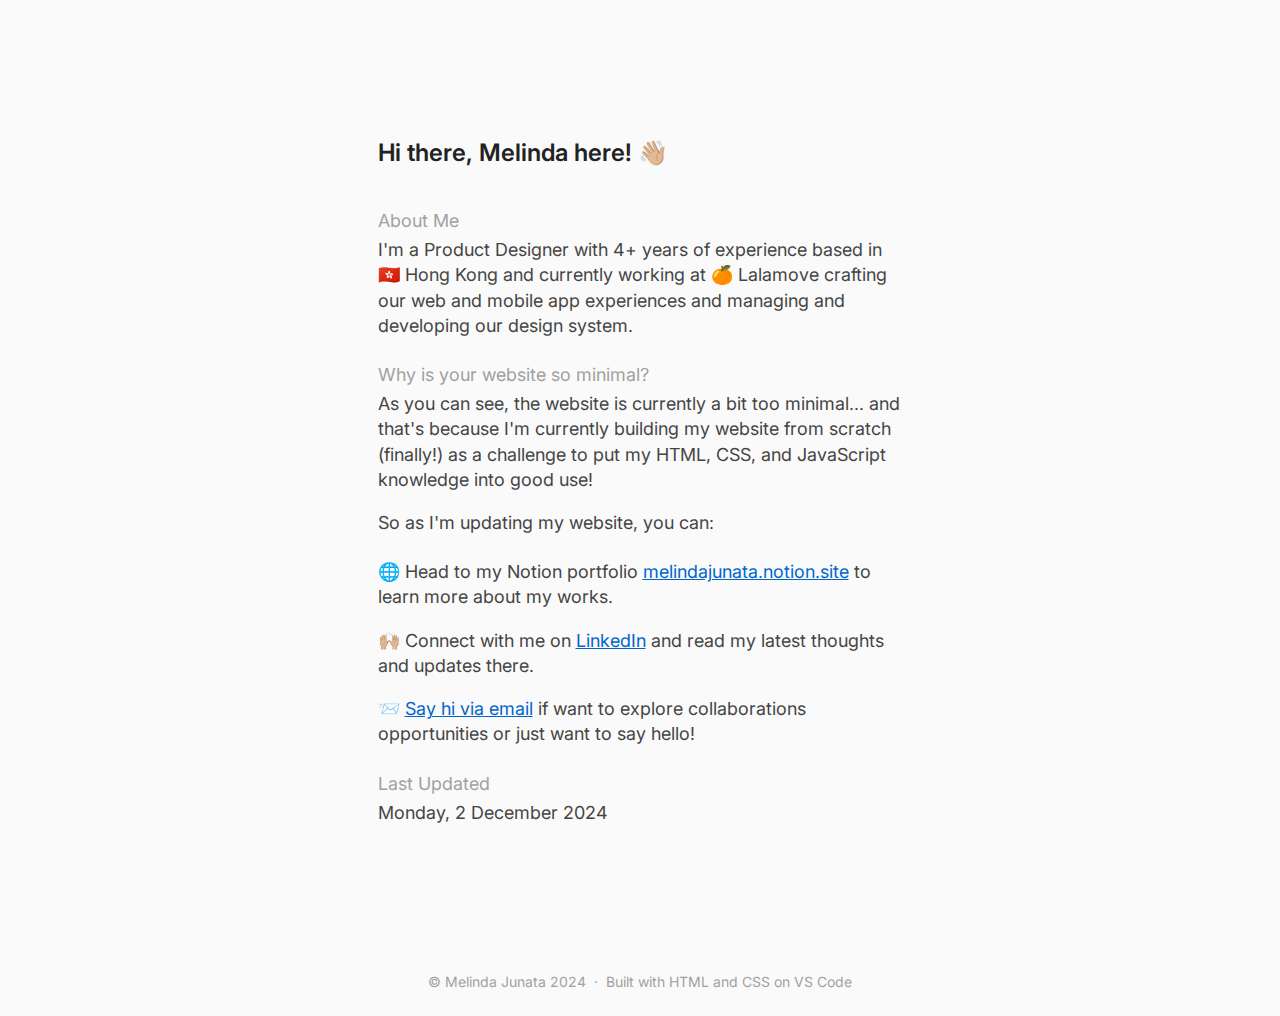
<file: index.html>
<!DOCTYPE html>
<html lang="en">
<head>
    <meta charset="UTF-8">
    <meta name="viewport" content="width=device-width, initial-scale=1.0">
    <title>Melinda Junata - Product Designer</title>
    <link rel="preconnect" href="https://fonts.googleapis.com">
    <link rel="preconnect" href="https://fonts.gstatic.com" crossorigin>
    <link href="https://fonts.googleapis.com/css2?family=Inter:wght@400;600&display=swap" rel="stylesheet">
    <link rel="stylesheet" href="styles-updated.css">
    <link rel="icon" type="image/png" href="assets/melinda-junata-favicon-white.png">

    <!-- Google Tag Manager -->
    <script>(function(w,d,s,l,i){w[l]=w[l]||[];w[l].push({'gtm.start':
    new Date().getTime(),event:'gtm.js'});var f=d.getElementsByTagName(s)[0],
    j=d.createElement(s),dl=l!='dataLayer'?'&l='+l:'';j.async=true;j.src=
    'https://www.googletagmanager.com/gtm.js?id='+i+dl;f.parentNode.insertBefore(j,f);
    })(window,document,'script','dataLayer','GTM-MXPQVMLP');</script>
    <!-- End Google Tag Manager -->

    <!-- Google tag (gtag.js) -->
    <script async src="https://www.googletagmanager.com/gtag/js?id=G-Q9RHG7T1D0"></script>
    <script>
      window.dataLayer = window.dataLayer || [];
      function gtag(){dataLayer.push(arguments);}
      gtag('js', new Date());

      gtag('config', 'G-Q9RHG7T1D0');
    </script>
    
</head>
<body>
    <!-- Google Tag Manager (noscript) -->
    <noscript><iframe src="https://www.googletagmanager.com/ns.html?id=GTM-MXPQVMLP"
    height="0" width="0" style="display:none;visibility:hidden"></iframe></noscript>
    <!-- End Google Tag Manager (noscript) -->
    <main>
        <section class="container-center ">
            <div class="content-wrap">
                <div>
                    <h1 class="section-title">Hi there, Melinda here! 👋🏼</h1>
                </div>

                <div class="stacks-s">
                    <p class="secondary">About Me</p>
                    <p>I'm a Product Designer with 4+ years of experience based in 🇭🇰 Hong Kong and currently working at 🍊 Lalamove crafting our web and mobile app experiences and managing and developing our design system.</p>
                </div>

                <div class="stacks-m">
                    <div class="stacks-s">
                        <p class="secondary">Why is your website so minimal?</p>
                        <p>As you can see, the website is currently a bit too minimal...  and that's because I'm currently building my website from scratch (finally!) as a challenge to put my HTML, CSS, and JavaScript knowledge into good use!</p>
                    </div>
                    <p>So as I'm updating my website, you can:</p>
                </div>


                <div class="stacks-m">
                    <p>🌐 Head to my Notion portfolio <a href="https://melindajunata.notion.site" target="_blank">melindajunata.notion.site</a> to learn more about my works.</p>
                    <p>🙌🏼 Connect with me on <a href="#" target="www.linkedin.com/in/melindajunata">LinkedIn</a> and read my latest thoughts and updates there.</p>
                    <p>📨 <a href="mailto:melinda.junata@gmail.com?subject=I'd like to connect!">Say hi via email</a> if want to explore collaborations opportunities or just want to say hello!</p>
                </div>  
                
                <div class="stacks-s">
                    <p class="secondary">Last Updated</p>
                    <p>Monday, 2 December 2024</p>
                </div>

            </div>
        </section>
    </main>

    <footer>
        <div class="horizontal-stack">
            <p class="secondary">© Melinda Junata 2024</p>
            <p class="secondary">·</p>
            <p class="secondary">Built with HTML and CSS on VS Code</p>
        </div>
    </footer>
</body>
</html>
</file>
<file: styles-updated.css>
:root {
    /* -----------------------------------------------------------------------------
     * COLORS: BASE
     * -------------------------------------------------------------------------- */
    --cl-off-black: #222222; 
    --cl-dark-grey: #454545;
    --cl-medium-grey: #A1A1A1;
    --cl-medium-light-grey: #f5f5f5;  
    --cl-light-grey: #fafafa;   


    /* -----------------------------------------------------------------------------
     * COLORS: SEMANTIC
     * -------------------------------------------------------------------------- */
    --cl-text-heading: var(--cl-off-black);   /* all headings */
    --cl-text-body: var(--cl-dark-grey);   /* main text color */
    --cl-text-secondary: var(--cl-medium-grey); /* secondary or complimentary text color */

    --cl-bg-primary: var(--cl-light-grey);    /* main background */
    --cl-bg-banner-info: var(--cl-medium-light-grey);    /* info banner */


    /* -----------------------------------------------------------------------------
     * TYPOGRAPHY
     * -------------------------------------------------------------------------- */
    
    /* ff: font-family */
    --ff-base: 'Inter', sans-serif;
    
    /* fs: font-size */
    --fs-h1: 48px;              /* page title */
    --fs-section-title-1: 24px; 
    --fs-section-title-2: 20px;  /* section headers */
    --fs-body-1: 18px;          /* main text */
    --fs-body-2: 16px; 
    --fs-caption: 14px;
    
    /* lh: line-height */
    --lh-heading: 120%;
    --lh-body: 140%;
}


/* -----------------------------------------------------------------------------
 * HEADINGS
 * -------------------------------------------------------------------------- */

.page-title {
    font-family: var(--ff-base);
    font-size: var(--fs-h1);
    line-height: var(--lh-heading);
    font-weight: 600;
    color: var(--cl-text-heading);
}

.section-title {
    font-family: var(--ff-base);
    font-size: var(--fs-section-title-1);
    line-height: var(--lh-heading);
    font-weight: 600;
    color: var(--cl-text-heading);
}


/* -----------------------------------------------------------------------------
 * BODY TEXT
 * -------------------------------------------------------------------------- */

p {
    font-family: var(--ff-base);
    font-size: var(--fs-body-1);
    line-height: var(--lh-body);
    font-weight: 400;
    color: var(--cl-text-body);
    margin: 0;
}

.secondary {
    color: var(--cl-text-secondary)
}

a {
    color: #0066cc;
}

/* -----------------------------------------------------------------------------
 * LAYOUT
 * -------------------------------------------------------------------------- */

body {
    margin: 0;
    background-color: var(--cl-bg-primary);
}

.container-center {
    display: flex;
    flex-direction: column;
    align-items: center;
    justify-content: center;
    margin: 0 auto;
    padding: 24px;
    min-height: 100vh;
    width: auto;
    }

.content-wrap {
    display: flex;
    flex-direction: column;
    max-width: 525px;
    gap: 24px;
}

.stacks-s {
    display: flex;
    flex-direction: column;
    gap: 4px;
}

.stacks-m {
    display: flex;
    flex-direction: column;
    gap: 18px;
}

.horizontal-stack {
    display: flex;
    flex-direction: row;
    gap: 8px;
    flex-wrap: wrap; 
    justify-content: center; 
}

/* -----------------------------------------------------------------------------
 * FOOTER
 * -------------------------------------------------------------------------- */

 footer {
    padding: 24px;
    text-align: center;
    display: flex;
    flex-direction: column;
    gap: 4px;
}

 footer p {
    font-size: var(--fs-caption);
}

/* -----------------------------------------------------------------------------
 * ANIMATION
 * -------------------------------------------------------------------------- */

@keyframes pageLoad {
    from {
        opacity: 0;
    }
    to {
        opacity: 1;
    }
}

body {
    animation: pageLoad 0.8s cubic-bezier(0.44, 0, 0.56, 1);
}

/* -----------------------------------------------------------------------------
 * RESPONSIVENESS
 * -------------------------------------------------------------------------- */

@media (max-width: 500px) { 
    .container-center {
        min-height: auto;  /* removes 100vh height */
        padding: 24px;  /* 40px top/bottom, keeps 24px left/right */
    }

    .content-wrap {
        justify-content: flex-start;
        flex-direction: column;
        align-items: flex-start;
        gap: 16px;
    }

    .horizontal-stack {
        justify-content: flex-start;
        flex-direction: column;
        align-items: flex-start;
        gap: 4px;
    }
    
    /* Hide the dot separator on small screens */
    .horizontal-stack p:nth-child(2) {
        display: none;
    }

    .section-title {
        font-size: var(--fs-section-title-2);
    }
    
    p {
        font-size: var(--fs-body-2);
    }

    .stacks-m {
        gap: 16px;
    }
}
</file>
